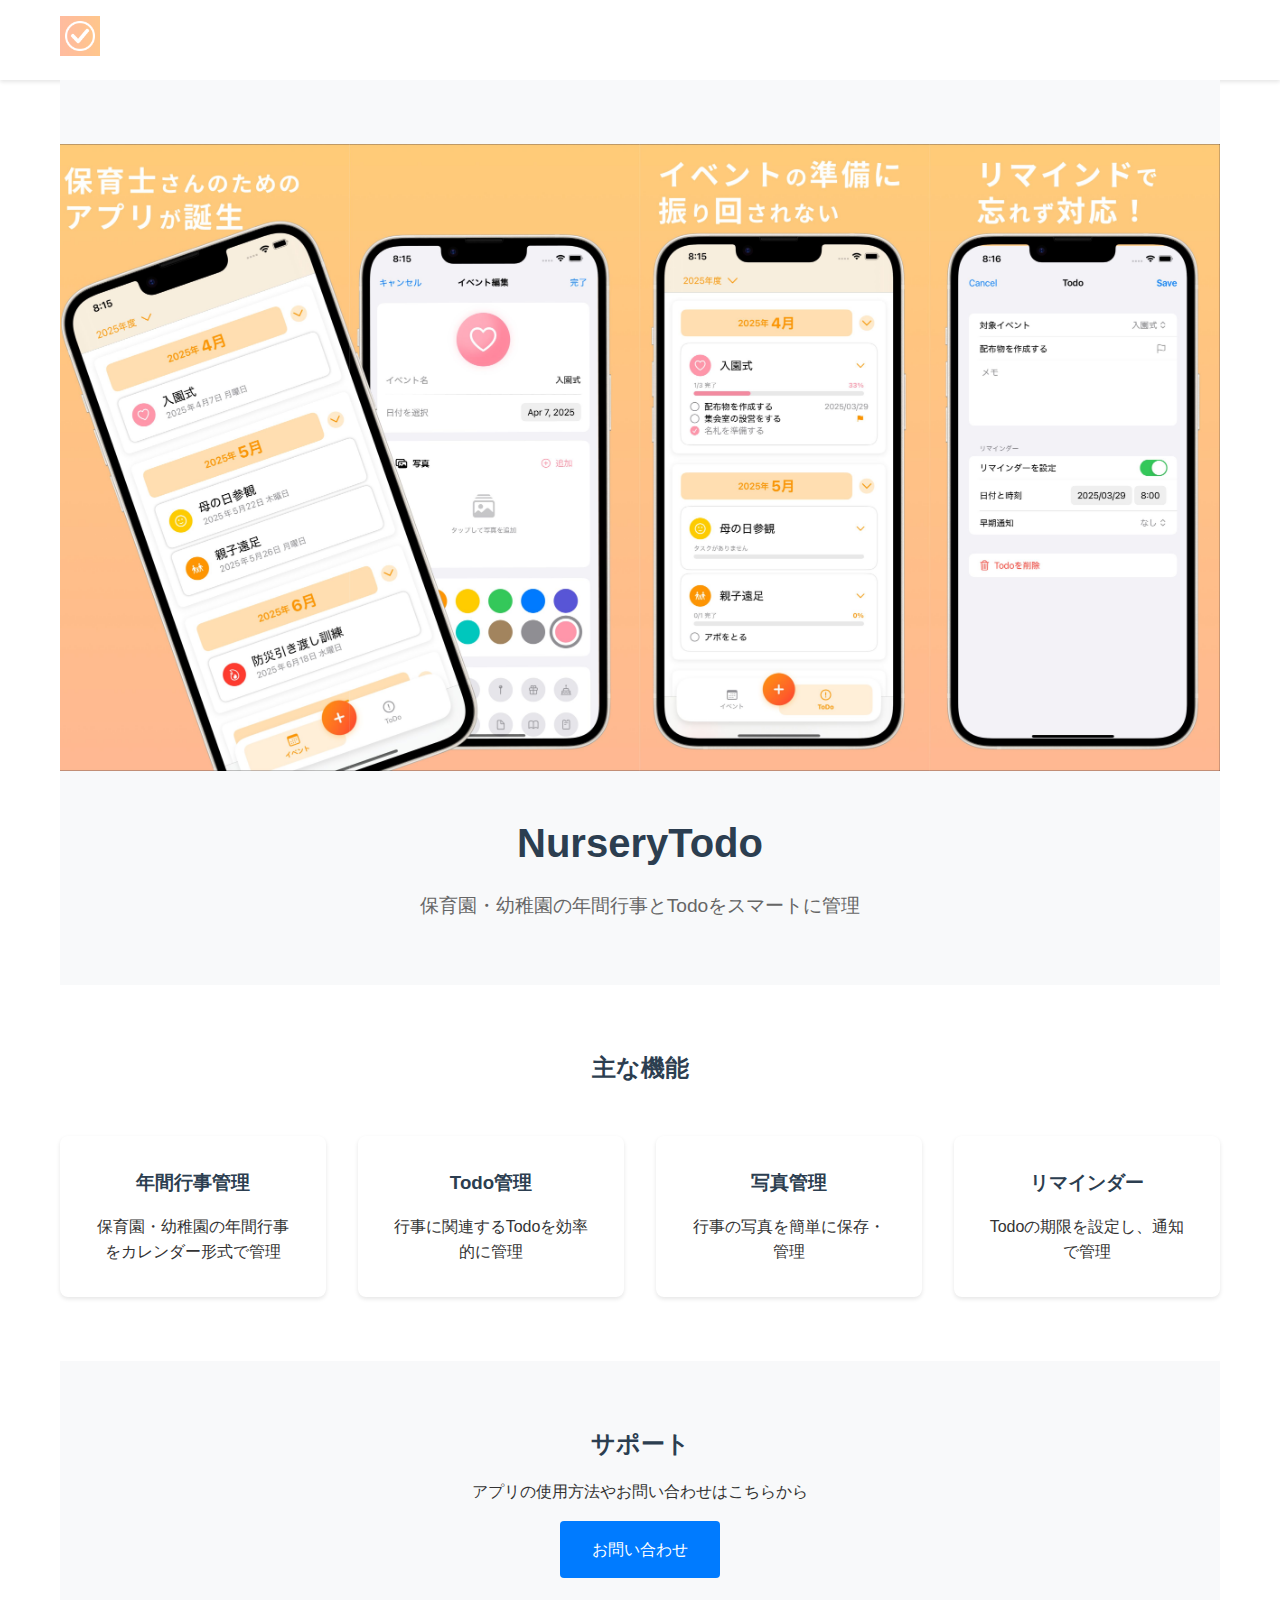
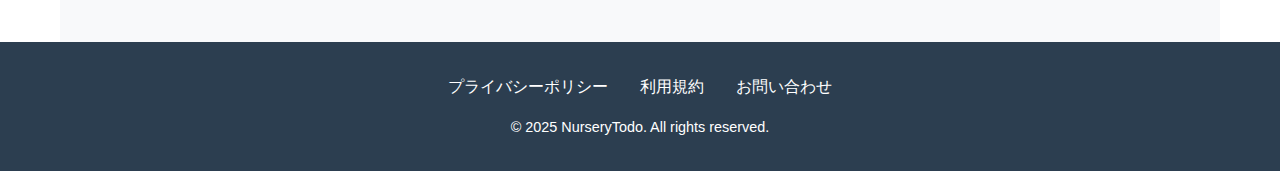
<file: index.html>
<!DOCTYPE html>
<html lang="ja">
<head>
    <meta charset="UTF-8">
    <meta name="viewport" content="width=device-width, initial-scale=1.0">
    <title>NurseryTodo - サポート</title>
    <link rel="stylesheet" href="style.css">
</head>
<body>
    <header>
        <div class="container">
            <img src="images/logoNurseryTodo.png" alt="NurseryTodo Logo" class="logo">
        </div>
    </header>

    <main>
        <div class="container">
            <section class="hero">
                <img src="images/banner.jpg" alt="NurseryTodo Banner" class="banner">
                <h1>NurseryTodo</h1>
                <p>保育園・幼稚園の年間行事とTodoをスマートに管理</p>
            </section>

            <section class="features">
                <h2>主な機能</h2>
                <div class="feature-grid">
                    <div class="feature-item">
                        <h3>年間行事管理</h3>
                        <p>保育園・幼稚園の年間行事をカレンダー形式で管理</p>
                    </div>
                    <div class="feature-item">
                        <h3>Todo管理</h3>
                        <p>行事に関連するTodoを効率的に管理</p>
                    </div>
                    <div class="feature-item">
                        <h3>写真管理</h3>
                        <p>行事の写真を簡単に保存・管理</p>
                    </div>
                    <div class="feature-item">
                        <h3>リマインダー</h3>
                        <p>Todoの期限を設定し、通知で管理</p>
                    </div>
                </div>
            </section>

            <section class="support">
                <h2>サポート</h2>
                <p>アプリの使用方法やお問い合わせはこちらから</p>
                <a href="contact.html" class="button">お問い合わせ</a>
            </section>
        </div>
    </main>

    <footer>
        <div class="container">
            <nav>
                <ul>
                    <li><a href="docs/privacy.html">プライバシーポリシー</a></li>
                    <li><a href="docs/terms.html">利用規約</a></li>
                    <li><a href="contact.html">お問い合わせ</a></li>
                </ul>
            </nav>
            <p>&copy; 2025 NurseryTodo. All rights reserved.</p>
        </div>
    </footer>
</body>
</html>
</file>
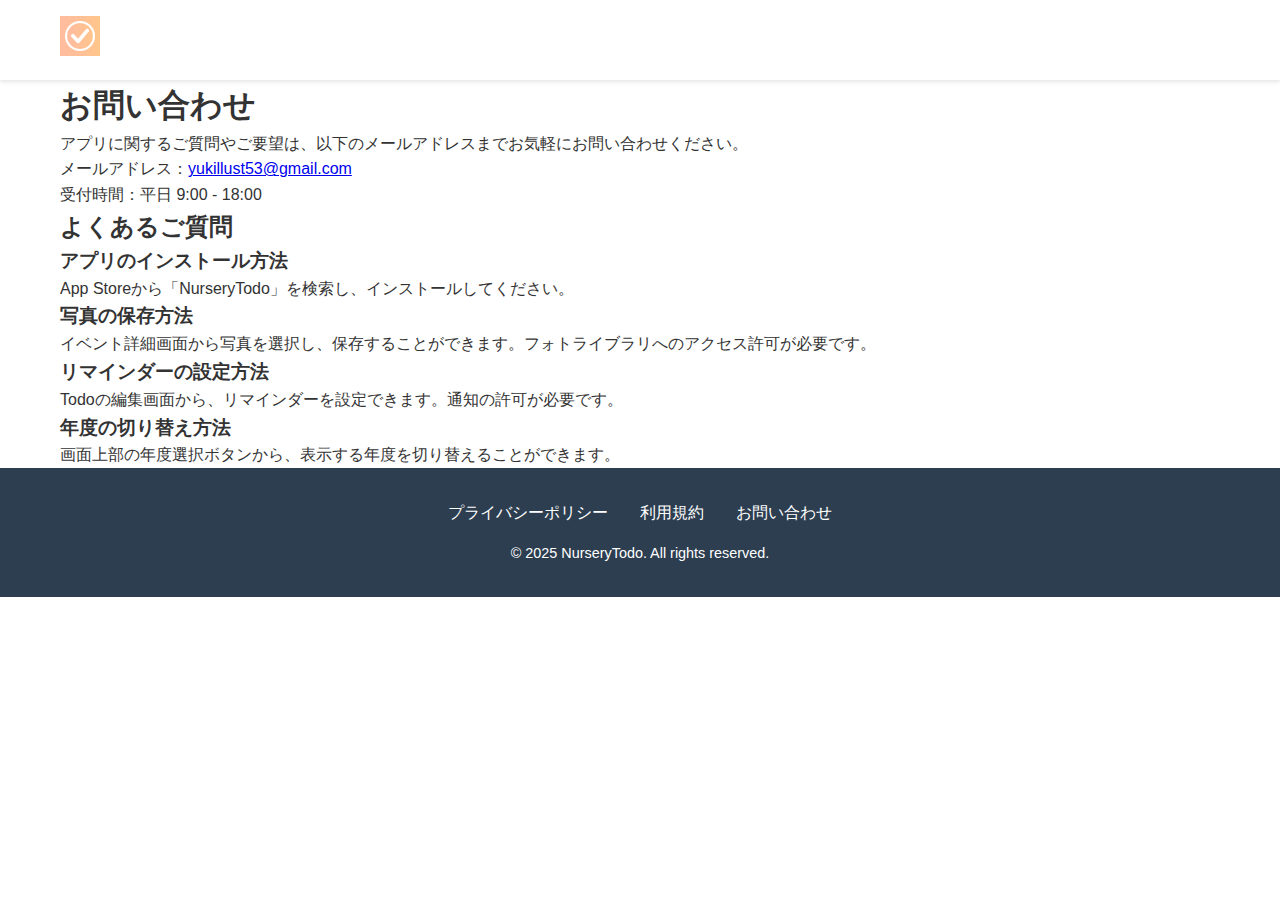
<file: contact.html>
<!DOCTYPE html>
<html lang="ja">
<head>
    <meta charset="UTF-8">
    <meta name="viewport" content="width=device-width, initial-scale=1.0">
    <title>お問い合わせ - NurseryTodo</title>
    <link rel="stylesheet" href="style.css">
</head>
<body>
    <header>
        <div class="container">
            <img src="images/logoNurseryTodo.png" alt="NurseryTodo Logo" class="logo">
        </div>
    </header>

    <main>
        <div class="container">
            <section class="contact">
                <h1>お問い合わせ</h1>
                <p>アプリに関するご質問やご要望は、以下のメールアドレスまでお気軽にお問い合わせください。</p>
                
                <div class="contact-info">
                    <p>メールアドレス：<a href="mailto:yukillust53@gmail.com">yukillust53@gmail.com</a></p>
                    <p>受付時間：平日 9:00 - 18:00</p>
                </div>

                <div class="faq">
                    <h2>よくあるご質問</h2>
                    <div class="faq-item">
                        <h3>アプリのインストール方法</h3>
                        <p>App Storeから「NurseryTodo」を検索し、インストールしてください。</p>
                    </div>
                    <div class="faq-item">
                        <h3>写真の保存方法</h3>
                        <p>イベント詳細画面から写真を選択し、保存することができます。フォトライブラリへのアクセス許可が必要です。</p>
                    </div>
                    <div class="faq-item">
                        <h3>リマインダーの設定方法</h3>
                        <p>Todoの編集画面から、リマインダーを設定できます。通知の許可が必要です。</p>
                    </div>
                    <div class="faq-item">
                        <h3>年度の切り替え方法</h3>
                        <p>画面上部の年度選択ボタンから、表示する年度を切り替えることができます。</p>
                    </div>
                </div>
            </section>
        </div>
    </main>

    <footer>
        <div class="container">
            <nav>
                <ul>
                    <li><a href="docs/privacy.html">プライバシーポリシー</a></li>
                    <li><a href="docs/terms.html">利用規約</a></li>
                    <li><a href="contact.html">お問い合わせ</a></li>
                </ul>
            </nav>
            <p>&copy; 2025 NurseryTodo. All rights reserved.</p>
        </div>
    </footer>
</body>
</html>
</file>
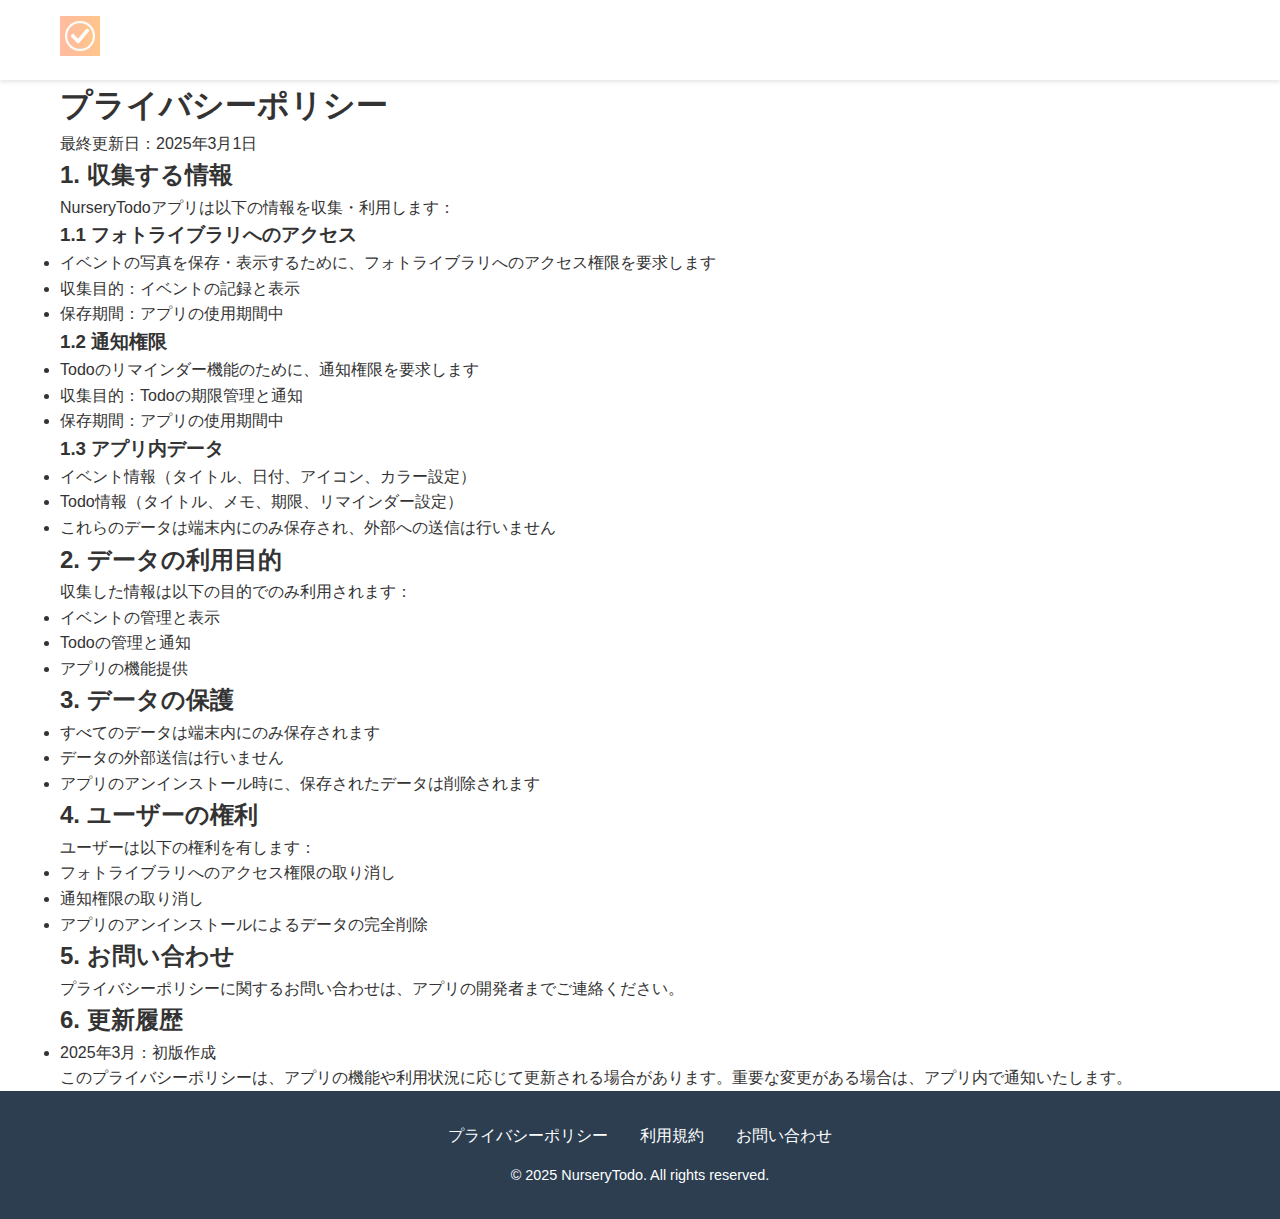
<file: docs/privacy.html>
<!DOCTYPE html>
<html lang="ja">
<head>
    <meta charset="UTF-8">
    <meta name="viewport" content="width=device-width, initial-scale=1.0">
    <title>プライバシーポリシー - NurseryTodo</title>
    <link rel="stylesheet" href="../style.css">
</head>
<body>
    <header>
        <div class="container">
            <img src="../images/logoNurseryTodo.png" alt="NurseryTodo Logo" class="logo">
        </div>
    </header>

    <main>
        <div class="container">
            <section class="privacy-policy">
                <h1>プライバシーポリシー</h1>
                <p>最終更新日：2025年3月1日</p>

                <div class="policy-section">
                    <h2>1. 収集する情報</h2>
                    <p>NurseryTodoアプリは以下の情報を収集・利用します：</p>
                    
                    <h3>1.1 フォトライブラリへのアクセス</h3>
                    <ul>
                        <li>イベントの写真を保存・表示するために、フォトライブラリへのアクセス権限を要求します</li>
                        <li>収集目的：イベントの記録と表示</li>
                        <li>保存期間：アプリの使用期間中</li>
                    </ul>

                    <h3>1.2 通知権限</h3>
                    <ul>
                        <li>Todoのリマインダー機能のために、通知権限を要求します</li>
                        <li>収集目的：Todoの期限管理と通知</li>
                        <li>保存期間：アプリの使用期間中</li>
                    </ul>

                    <h3>1.3 アプリ内データ</h3>
                    <ul>
                        <li>イベント情報（タイトル、日付、アイコン、カラー設定）</li>
                        <li>Todo情報（タイトル、メモ、期限、リマインダー設定）</li>
                        <li>これらのデータは端末内にのみ保存され、外部への送信は行いません</li>
                    </ul>
                </div>

                <div class="policy-section">
                    <h2>2. データの利用目的</h2>
                    <p>収集した情報は以下の目的でのみ利用されます：</p>
                    <ul>
                        <li>イベントの管理と表示</li>
                        <li>Todoの管理と通知</li>
                        <li>アプリの機能提供</li>
                    </ul>
                </div>

                <div class="policy-section">
                    <h2>3. データの保護</h2>
                    <ul>
                        <li>すべてのデータは端末内にのみ保存されます</li>
                        <li>データの外部送信は行いません</li>
                        <li>アプリのアンインストール時に、保存されたデータは削除されます</li>
                    </ul>
                </div>

                <div class="policy-section">
                    <h2>4. ユーザーの権利</h2>
                    <p>ユーザーは以下の権利を有します：</p>
                    <ul>
                        <li>フォトライブラリへのアクセス権限の取り消し</li>
                        <li>通知権限の取り消し</li>
                        <li>アプリのアンインストールによるデータの完全削除</li>
                    </ul>
                </div>

                <div class="policy-section">
                    <h2>5. お問い合わせ</h2>
                    <p>プライバシーポリシーに関するお問い合わせは、アプリの開発者までご連絡ください。</p>
                </div>

                <div class="policy-section">
                    <h2>6. 更新履歴</h2>
                    <ul>
                        <li>2025年3月：初版作成</li>
                    </ul>
                    <p>このプライバシーポリシーは、アプリの機能や利用状況に応じて更新される場合があります。重要な変更がある場合は、アプリ内で通知いたします。</p>
                </div>
            </section>
        </div>
    </main>

    <footer>
        <div class="container">
            <nav>
                <ul>
                    <li><a href="privacy.html">プライバシーポリシー</a></li>
                    <li><a href="terms.html">利用規約</a></li>
                    <li><a href="../contact.html">お問い合わせ</a></li>
                </ul>
            </nav>
            <p>&copy; 2025 NurseryTodo. All rights reserved.</p>
        </div>
    </footer>
</body>
</html>
</file>
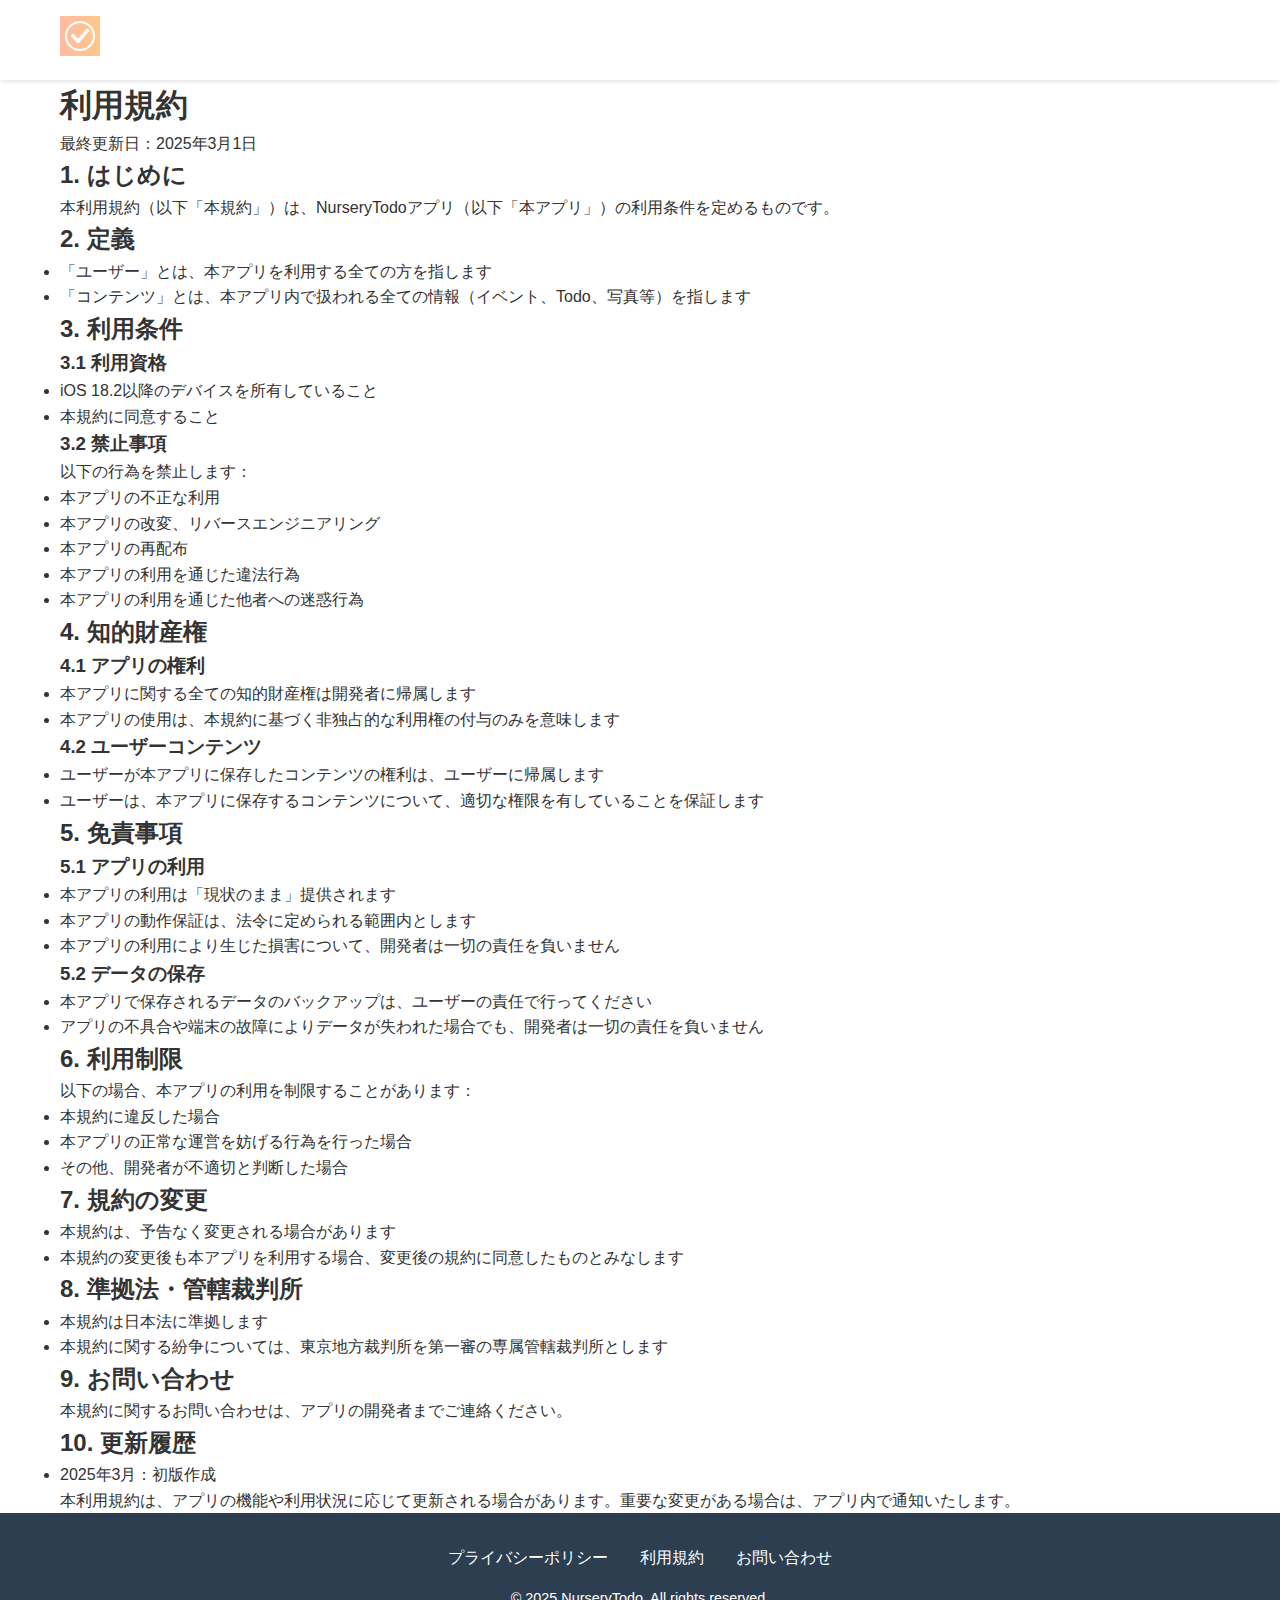
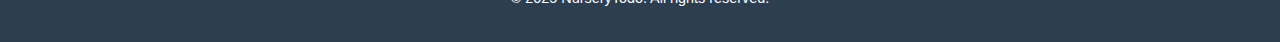
<file: docs/terms.html>
<!DOCTYPE html>
<html lang="ja">
<head>
    <meta charset="UTF-8">
    <meta name="viewport" content="width=device-width, initial-scale=1.0">
    <title>利用規約 - NurseryTodo</title>
    <link rel="stylesheet" href="../style.css">
</head>
<body>
    <header>
        <div class="container">
            <img src="../images/logoNurseryTodo.png" alt="NurseryTodo Logo" class="logo">
        </div>
    </header>

    <main>
        <div class="container">
            <section class="terms">
                <h1>利用規約</h1>
                <p>最終更新日：2025年3月1日</p>

                <div class="terms-section">
                    <h2>1. はじめに</h2>
                    <p>本利用規約（以下「本規約」）は、NurseryTodoアプリ（以下「本アプリ」）の利用条件を定めるものです。</p>
                </div>

                <div class="terms-section">
                    <h2>2. 定義</h2>
                    <ul>
                        <li>「ユーザー」とは、本アプリを利用する全ての方を指します</li>
                        <li>「コンテンツ」とは、本アプリ内で扱われる全ての情報（イベント、Todo、写真等）を指します</li>
                    </ul>
                </div>

                <div class="terms-section">
                    <h2>3. 利用条件</h2>
                    
                    <h3>3.1 利用資格</h3>
                    <ul>
                        <li>iOS 18.2以降のデバイスを所有していること</li>
                        <li>本規約に同意すること</li>
                    </ul>

                    <h3>3.2 禁止事項</h3>
                    <p>以下の行為を禁止します：</p>
                    <ul>
                        <li>本アプリの不正な利用</li>
                        <li>本アプリの改変、リバースエンジニアリング</li>
                        <li>本アプリの再配布</li>
                        <li>本アプリの利用を通じた違法行為</li>
                        <li>本アプリの利用を通じた他者への迷惑行為</li>
                    </ul>
                </div>

                <div class="terms-section">
                    <h2>4. 知的財産権</h2>
                    
                    <h3>4.1 アプリの権利</h3>
                    <ul>
                        <li>本アプリに関する全ての知的財産権は開発者に帰属します</li>
                        <li>本アプリの使用は、本規約に基づく非独占的な利用権の付与のみを意味します</li>
                    </ul>

                    <h3>4.2 ユーザーコンテンツ</h3>
                    <ul>
                        <li>ユーザーが本アプリに保存したコンテンツの権利は、ユーザーに帰属します</li>
                        <li>ユーザーは、本アプリに保存するコンテンツについて、適切な権限を有していることを保証します</li>
                    </ul>
                </div>

                <div class="terms-section">
                    <h2>5. 免責事項</h2>
                    
                    <h3>5.1 アプリの利用</h3>
                    <ul>
                        <li>本アプリの利用は「現状のまま」提供されます</li>
                        <li>本アプリの動作保証は、法令に定められる範囲内とします</li>
                        <li>本アプリの利用により生じた損害について、開発者は一切の責任を負いません</li>
                    </ul>

                    <h3>5.2 データの保存</h3>
                    <ul>
                        <li>本アプリで保存されるデータのバックアップは、ユーザーの責任で行ってください</li>
                        <li>アプリの不具合や端末の故障によりデータが失われた場合でも、開発者は一切の責任を負いません</li>
                    </ul>
                </div>

                <div class="terms-section">
                    <h2>6. 利用制限</h2>
                    <p>以下の場合、本アプリの利用を制限することがあります：</p>
                    <ul>
                        <li>本規約に違反した場合</li>
                        <li>本アプリの正常な運営を妨げる行為を行った場合</li>
                        <li>その他、開発者が不適切と判断した場合</li>
                    </ul>
                </div>

                <div class="terms-section">
                    <h2>7. 規約の変更</h2>
                    <ul>
                        <li>本規約は、予告なく変更される場合があります</li>
                        <li>本規約の変更後も本アプリを利用する場合、変更後の規約に同意したものとみなします</li>
                    </ul>
                </div>

                <div class="terms-section">
                    <h2>8. 準拠法・管轄裁判所</h2>
                    <ul>
                        <li>本規約は日本法に準拠します</li>
                        <li>本規約に関する紛争については、東京地方裁判所を第一審の専属管轄裁判所とします</li>
                    </ul>
                </div>

                <div class="terms-section">
                    <h2>9. お問い合わせ</h2>
                    <p>本規約に関するお問い合わせは、アプリの開発者までご連絡ください。</p>
                </div>

                <div class="terms-section">
                    <h2>10. 更新履歴</h2>
                    <ul>
                        <li>2025年3月：初版作成</li>
                    </ul>
                    <p>本利用規約は、アプリの機能や利用状況に応じて更新される場合があります。重要な変更がある場合は、アプリ内で通知いたします。</p>
                </div>
            </section>
        </div>
    </main>

    <footer>
        <div class="container">
            <nav>
                <ul>
                    <li><a href="privacy.html">プライバシーポリシー</a></li>
                    <li><a href="terms.html">利用規約</a></li>
                    <li><a href="../contact.html">お問い合わせ</a></li>
                </ul>
            </nav>
            <p>&copy; 2025 NurseryTodo. All rights reserved.</p>
        </div>
    </footer>
</body>
</html>
</file>
<file: style.css>
/* 基本スタイル */
* {
    margin: 0;
    padding: 0;
    box-sizing: border-box;
}

body {
    font-family: -apple-system, BlinkMacSystemFont, "Segoe UI", Roboto, "Helvetica Neue", Arial, sans-serif;
    line-height: 1.6;
    color: #333;
}

.container {
    max-width: 1200px;
    margin: 0 auto;
    padding: 0 20px;
}

/* ヘッダー */
header {
    background-color: #fff;
    box-shadow: 0 2px 4px rgba(0,0,0,0.1);
    padding: 1rem 0;
}

.logo {
    height: 40px;
}

/* ヒーローセクション */
.hero {
    text-align: center;
    padding: 4rem 0;
    background-color: #f8f9fa;
}

.banner {
    max-width: 100%;
    height: auto;
    margin-bottom: 2rem;
}

.hero h1 {
    font-size: 2.5rem;
    margin-bottom: 1rem;
    color: #2c3e50;
}

.hero p {
    font-size: 1.2rem;
    color: #666;
}

/* 機能セクション */
.features {
    padding: 4rem 0;
}

.features h2 {
    text-align: center;
    margin-bottom: 3rem;
    color: #2c3e50;
}

.feature-grid {
    display: grid;
    grid-template-columns: repeat(auto-fit, minmax(250px, 1fr));
    gap: 2rem;
}

.feature-item {
    text-align: center;
    padding: 2rem;
    background-color: #fff;
    border-radius: 8px;
    box-shadow: 0 2px 4px rgba(0,0,0,0.1);
}

.feature-item h3 {
    color: #2c3e50;
    margin-bottom: 1rem;
}

/* サポートセクション */
.support {
    text-align: center;
    padding: 4rem 0;
    background-color: #f8f9fa;
}

.support h2 {
    margin-bottom: 1rem;
    color: #2c3e50;
}

.button {
    display: inline-block;
    padding: 1rem 2rem;
    background-color: #007bff;
    color: #fff;
    text-decoration: none;
    border-radius: 4px;
    margin-top: 1rem;
    transition: background-color 0.3s;
}

.button:hover {
    background-color: #0056b3;
}

/* フッター */
footer {
    background-color: #2c3e50;
    color: #fff;
    padding: 2rem 0;
}

footer nav ul {
    list-style: none;
    display: flex;
    justify-content: center;
    gap: 2rem;
    margin-bottom: 1rem;
}

footer nav a {
    color: #fff;
    text-decoration: none;
}

footer nav a:hover {
    text-decoration: underline;
}

footer p {
    text-align: center;
    font-size: 0.9rem;
}

/* レスポンシブデザイン */
@media (max-width: 768px) {
    .hero h1 {
        font-size: 2rem;
    }
    
    .feature-grid {
        grid-template-columns: 1fr;
    }
    
    footer nav ul {
        flex-direction: column;
        align-items: center;
        gap: 1rem;
    }
}
</file>
